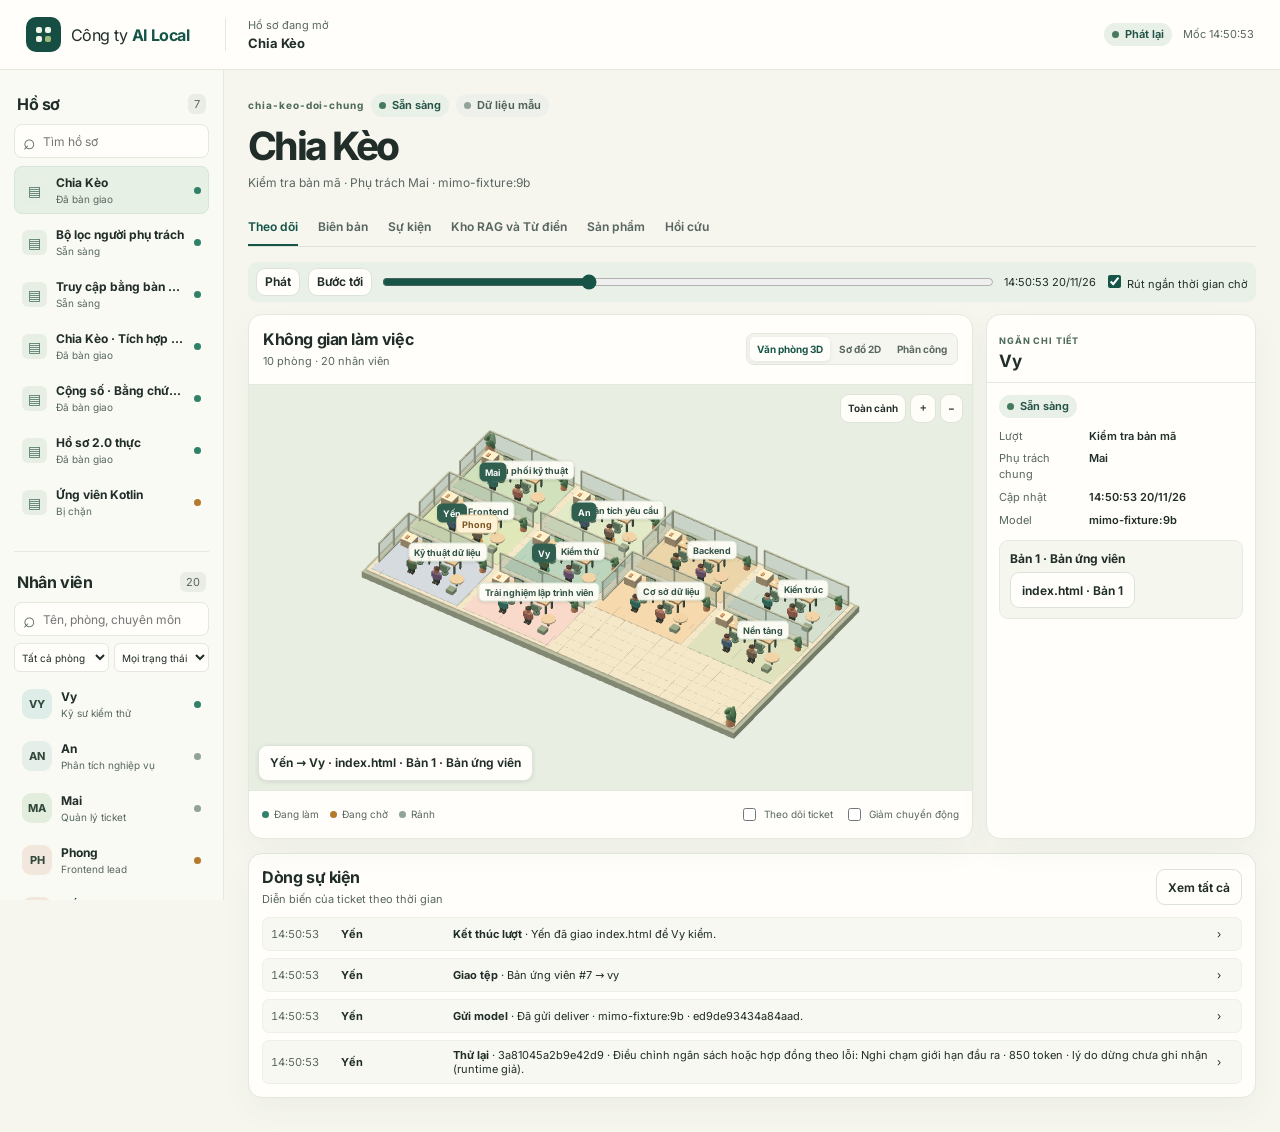
<file: static/preview/index.html>
<!doctype html>
<html lang="vi">
<head>
  <meta charset="utf-8">
  <meta name="viewport" content="width=device-width, initial-scale=1">
  <meta name="theme-color" content="#f8f8f1">
  <title>Văn phòng AI · Công ty AI Local</title>
  <link rel="stylesheet" href="../style.css">
  <script src="replay-data.js" defer></script>
  <script src="../app.js" defer></script>
</head>
<body>
<a class="skip" href="#main">Tới nội dung</a>
<header class="topbar">
  <a class="brand" href="./" aria-label="Công ty AI Local, trang chính"><span class="logo" aria-hidden="true"><i></i><i></i><i></i><i></i></span><span>Công ty <b>AI Local</b></span></a>
  <div class="top-ticket"><span class="muted">Hồ sơ đang mở</span><strong id="top-ticket">Đang tải…</strong></div>
  <div class="top-status"><span id="connection" class="chip"><i></i>Kết nối local</span><time id="last-updated"></time></div>
  <button class="button primary" id="new-ticket"><span aria-hidden="true">＋</span> Giao việc</button>
</header>
<div class="workspace">
  <aside class="sidebar" aria-label="Hồ sơ và nhân viên">
    <section>
      <div class="section-heading"><h2>Hồ sơ</h2><span id="case-count" class="counter"></span></div>
      <label class="search"><span aria-hidden="true">⌕</span><input id="case-filter" type="search" aria-label="Tìm hồ sơ" placeholder="Tìm hồ sơ"></label>
      <div id="cases" class="case-list"></div>
    </section>
    <section class="people-section">
      <div class="section-heading"><h2>Nhân viên</h2><span id="staff-count" class="counter"></span></div>
      <label class="search"><span aria-hidden="true">⌕</span><input id="staff-filter" type="search" aria-label="Tìm người, phòng, chuyên môn" placeholder="Tên, phòng, chuyên môn"></label>
      <div class="filters">
        <select id="department-filter" aria-label="Lọc theo phòng"><option value="">Tất cả phòng</option></select>
        <select id="state-filter" aria-label="Lọc theo trạng thái"><option value="">Mọi trạng thái</option><option value="involved">Tham gia ticket</option><option value="active">Đang giữ việc</option><option value="waiting">Đang chờ</option></select>
      </div>
      <div id="people" class="people-list"></div>
    </section>
  </aside>
  <main id="main">
    <section class="ticket-head" aria-label="Tóm tắt ticket">
      <div><div class="ticket-meta" id="ticket-meta"></div><h1 id="title">Văn phòng</h1><p id="subtitle">Đang mở dữ liệu…</p></div>
      <div id="actions" class="actions"></div>
    </section>
    <div id="ticket-alert" class="ticket-alert" hidden></div>
    <nav class="ticket-tabs" aria-label="Nội dung ticket">
      <button data-tab="work" aria-current="page">Theo dõi</button><button data-tab="records">Biên bản</button><button data-tab="events">Sự kiện</button><button data-tab="rag">Kho RAG và Từ điển</button><button data-tab="products">Sản phẩm</button><button data-tab="retro">Hồi cứu</button>
    </nav>
    <div id="replay" class="replay" hidden>
      <button class="button" id="play">Phát</button><button class="button" id="next-event">Bước tới</button>
      <input type="range" id="seek" value="0" min="0" max="0" aria-label="Mốc phát lại">
      <output id="replay-time"></output><label><input type="checkbox" id="replay-short" checked> Rút ngắn thời gian chờ</label>
    </div>
    <div class="content">
      <section id="work" class="work-card" aria-label="Văn phòng và phân công">
        <header class="work-head">
          <div><h2>Không gian làm việc</h2><p id="scene-summary"></p></div>
          <div class="segmented" role="group" aria-label="Chế độ hiển thị">
            <button data-view="3d" aria-pressed="true">Văn phòng 3D</button><button data-view="2d" aria-pressed="false">Sơ đồ 2D</button><button data-view="board" aria-pressed="false">Phân công</button>
          </div>
        </header>
        <div id="scene">
          <div id="scene-tools" class="scene-tools"><button class="button" id="reset-view">Toàn cảnh</button><button class="button" id="zoom-in" aria-label="Phóng to">＋</button><button class="button" id="zoom-out" aria-label="Thu nhỏ">−</button></div>
          <div id="office" class="office" aria-label="Phòng và nhân viên trong văn phòng"></div>
          <div id="floor" class="floor" hidden></div>
          <div id="scene-caption" class="scene-caption"></div>
        </div>
        <div id="assignments" class="panel" hidden></div>
        <footer id="scene-footer" class="scene-footer">
          <div class="legend"><span><i class="active"></i>Đang làm</span><span><i class="waiting"></i>Đang chờ</span><span><i></i>Rảnh</span></div>
          <div class="switches"><label><input type="checkbox" id="follow"> Theo dõi ticket</label><label><input type="checkbox" id="motion"> Giảm chuyển động</label></div>
        </footer>
      </section>
      <section id="tab-panel" class="work-card tab-panel" hidden></section>
      <aside id="inspector" class="inspector" aria-labelledby="detail-title">
        <header><div><span class="eyebrow">NGĂN CHI TIẾT</span><h2 id="detail-title" tabindex="-1">Đang theo dõi</h2></div><button class="icon-button" id="close-detail" aria-label="Đóng chi tiết" hidden>×</button></header>
        <div id="detail" class="detail"></div>
      </aside>
    </div>
    <section class="timeline" aria-labelledby="timeline-header">
      <div class="section-heading"><div><h2 id="timeline-header">Dòng sự kiện</h2><p>Diễn biến của ticket theo thời gian</p></div><button class="button" data-tab="events">Xem tất cả</button></div>
      <div id="timeline" class="timeline-body"></div>
    </section>
  </main>
</div>
<dialog id="dialog"><form id="dialog-form"><header><h2 id="dialog-title"></h2><button type="button" class="icon-button" id="close-dialog" aria-label="Đóng">×</button></header><div id="dialog-fields"></div><p id="dialog-error" class="error" role="alert"></p><footer><button type="button" class="button" id="cancel-dialog">Hủy</button><button id="dialog-submit" type="submit" class="button primary">Xác nhận</button></footer></form></dialog>
<div id="toast" role="status" aria-live="polite"></div>
</body>
</html>
</file>
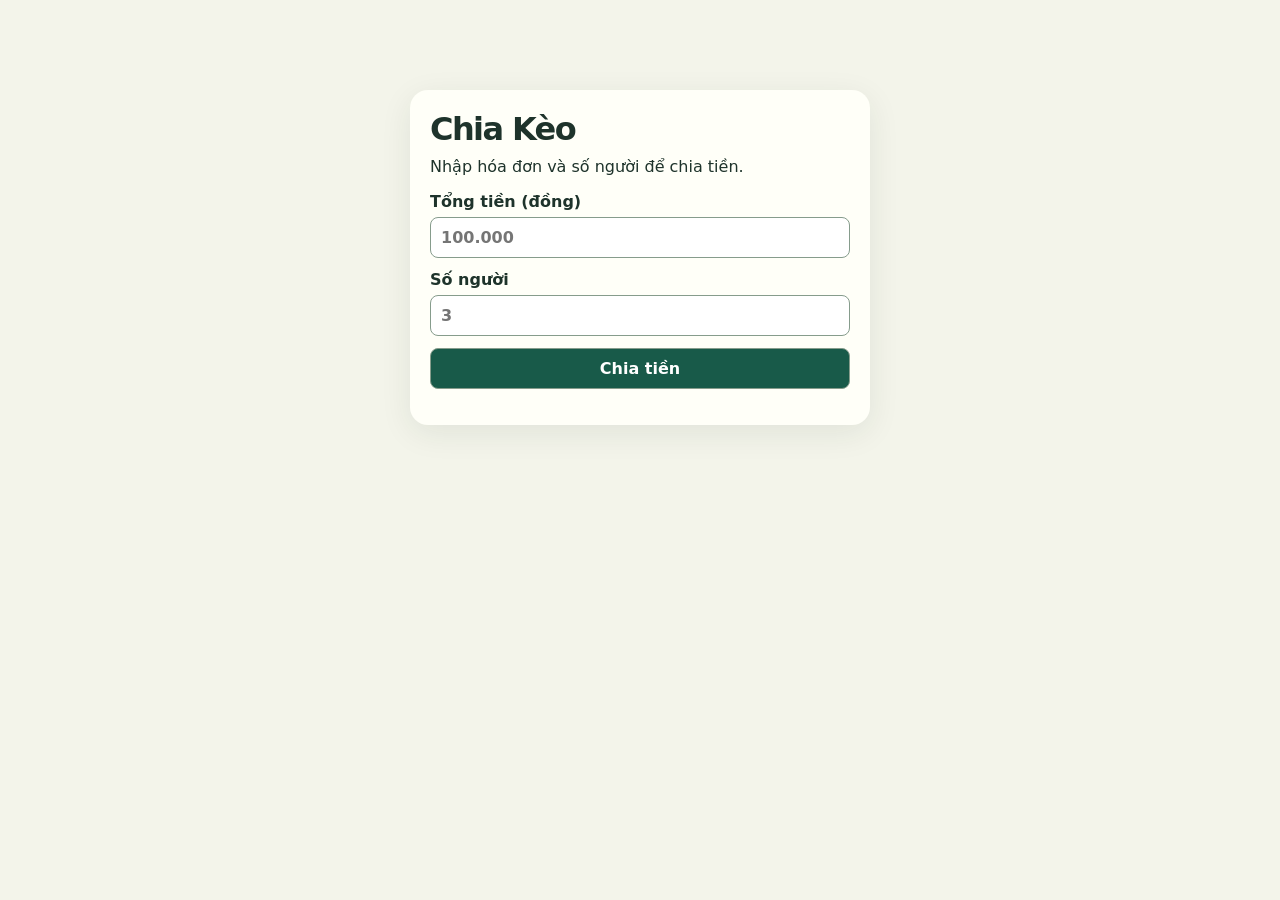
<file: tests/fixtures/chia-keo.html>
<!doctype html>
<html lang="vi">
<head>
<meta charset="utf-8">
<meta name="viewport" content="width=device-width, initial-scale=1">
<title>Chia Kèo</title>
<style>
body{margin:0;background:#f3f4ea;color:#1e332b;font:16px system-ui,sans-serif;padding:18px}
main{max-width:420px;margin:8vh auto;padding:20px;background:#fffff8;border-radius:18px;box-shadow:0 8px 32px #15332215}
h1{margin:0 0 9px;letter-spacing:-.05em}
form{display:grid;gap:12px;margin:16px 0}
label{display:grid;gap:6px;font-weight:650}
input,button{font:inherit;border:1px solid #869c8c;border-radius:8px;padding:10px;min-width:0}
button{background:#185a49;color:white;font-weight:700;cursor:pointer}
section{background:#eef4e8;border-radius:8px;padding:10px;overflow-wrap:anywhere}
p{margin:6px 0} [role=alert]{color:#a13434;font-weight:600}
</style>
</head>
<body>
<main>
<h1>Chia Kèo</h1>
<p>Nhập hóa đơn và số người để chia tiền.</p>
<form id="split" novalidate>
<label>Tổng tiền (đồng)<input data-testid="total" inputmode="numeric" autocomplete="off" placeholder="100.000"></label>
<label>Số người<input data-testid="people" inputmode="numeric" autocomplete="off" placeholder="3"></label>
<button data-testid="divide" type="submit">Chia tiền</button>
</form>
<p data-testid="error" role="alert" hidden></p>
<section data-testid="result" role="status" hidden>
<p><strong data-testid="first-count"></strong> <span id="first-label">người đầu</span> trả <strong data-testid="first-amount"></strong> đồng mỗi người.</p>
<p id="second"><strong data-testid="second-count"></strong> người sau trả <strong data-testid="second-amount"></strong> đồng mỗi người.</p>
</section>
</main>
<script>
'use strict';
const field=name=>document.querySelector('[data-testid="'+name+'"]');
const format=new Intl.NumberFormat('vi-VN');
function display(name,value){field(name).textContent=format.format(value);}
function showError(message){
  const error=field('error'); error.textContent=message; error.hidden=false; field('result').hidden=true;
}
function divide(event){
  event.preventDefault();
  const total=field('total').value.trim(), people=field('people').value.trim();
  if(!/^(\d+|\d{1,3}(\.\d{3})+)$/.test(total)){showError('Nhập tổng tiền bằng số đồng nguyên không âm.');return;}
  if(!/^\d+$/.test(people) || BigInt(people)===0n){showError('Nhập số người nguyên lớn hơn 0.');return;}
  const amount=BigInt(total.replaceAll('.','')), count=BigInt(people);
  const base=amount/count, remainder=amount%count;
  const firstCount=remainder===0n?count:remainder;
  const firstAmount=base+(remainder===0n?0n:1n);
  field('error').hidden=true; field('error').textContent='';
  field('result').hidden=false;
  document.querySelector('#first-label').textContent=remainder===0n?'người':'người đầu';
  display('first-count',firstCount); display('first-amount',firstAmount);
  document.querySelector('#second').hidden=remainder===0n;
  display('second-count',count-firstCount); display('second-amount',base);
}
document.querySelector('#split').addEventListener('submit',divide);
</script>
</body>
</html>
</file>
<file: static/style.css>
@font-face{font-family:Inter;src:url(vendor/inter-latin.woff2) format("woff2");font-style:normal;font-weight:400 800;font-display:swap}
@font-face{font-family:Inter;src:url(vendor/inter-vi.woff2) format("woff2");font-style:normal;font-weight:400 800;font-display:swap;unicode-range:U+0102-0103,U+0110-0111,U+0128-0129,U+0168-0169,U+01A0-01A1,U+01AF-01B0,U+0300-0301,U+0303-0304,U+0308-0309,U+0323,U+0329,U+1EA0-1EF9,U+20AB}
:root{color-scheme:light;--bg:#f6f6ef;--paper:#fffefa;--ink:#202d28;--muted:#586760;--line:#e4e8de;--accent:#155447;--accent-2:#256f5c;--soft:#e8f0e7;--amber:#865311;--warn:#f8eedb;--red:#9e3434;--error:#f8e7e4;--shadow:0 12px 30px #293a2b0b;--top:70px;font-family:Inter,system-ui,sans-serif;font-size:14px}
*{box-sizing:border-box}
[hidden]{display:none!important}
body{margin:0;background:var(--bg);color:var(--ink);min-width:300px}
h1,h2,h3,p{margin:0}
h1{font-size:clamp(25px,3.3vw,39px);font-weight:750;letter-spacing:-.065em;line-height:1.12;overflow-wrap:anywhere}
h2{font-size:16px;letter-spacing:-.026em}
h3{font-size:14px;line-height:1.35}
p{line-height:1.55}
button,input,select,textarea{font:inherit;color:inherit}
button,a,input,select,textarea{outline-offset:3px}
:focus-visible{outline:2px solid var(--accent-2)}
button{border:0;background:none;cursor:pointer}
button:disabled{opacity:.53;cursor:wait}
a{color:var(--accent);text-underline-offset:3px}
time,.muted{color:var(--muted)}
.skip{position:absolute;top:-100px;left:12px;background:#fff;padding:12px;z-index:15}
.skip:focus{top:12px}
.topbar{min-height:var(--top);display:flex;align-items:center;gap:24px;background:var(--paper);border-bottom:1px solid var(--line);padding:12px 26px;position:sticky;top:0;z-index:10}
.brand{display:inline-flex;align-items:center;gap:10px;flex-shrink:0;color:var(--ink);text-decoration:none;font-size:16px;letter-spacing:-.035em}
.brand b{color:var(--accent)}
.logo{width:35px;height:35px;border-radius:10px;background:#174e43;display:grid;grid-template-columns:repeat(2,6px);grid-auto-rows:6px;gap:3px;place-content:center}
.logo i{background:#eff6e9;border-radius:2px}
.logo i:last-child{background:#9ebc79}
.top-ticket{margin-left:12px;border-left:1px solid var(--line);padding-left:22px;min-width:0;display:grid;gap:3px}
.top-ticket span,.top-status time{font-size:11px}
.top-ticket strong{font-size:13px;overflow:hidden;text-overflow:ellipsis;white-space:nowrap}
.top-status{margin-left:auto;display:flex;align-items:center;gap:11px;flex-shrink:0}
.button,.icon-button{display:inline-flex;align-items:center;justify-content:center;gap:6px;border:1px solid #dce3d9;border-radius:9px;min-height:36px;padding:7px 11px;background:#fffefa;color:var(--ink);font-size:12px;font-weight:650;text-decoration:none;white-space:nowrap;transition:background .15s,border-color .15s}
.button:hover,.icon-button:hover{background:var(--soft);border-color:#b7cbbd}
.button.primary{background:var(--accent);color:#fff;border-color:var(--accent);padding-inline:14px}
.button.primary:hover{background:var(--accent-2)}
.icon-button{min-width:34px;padding:0;font-size:20px}
.chip{display:inline-flex;align-items:center;gap:6px;border-radius:99px;padding:5px 8px;background:var(--soft);color:#255347;font-size:11px;font-weight:650;width:max-content;max-width:100%;line-height:1.15}
.chip i,.legend i,.state-dot{height:7px;width:7px;display:inline-block;background:#467a5d;border-radius:50%;flex:none}
.chip.waiting{background:var(--warn);color:var(--amber)}.chip.waiting i,.legend .waiting,.state-dot.waiting{background:#b4792c}
.chip.error{background:var(--error);color:var(--red)}.chip.error i,.state-dot.error{background:#ad4847}
.chip.neutral{background:#edf0eb;color:#506259}.chip.neutral i,.legend i,.state-dot{background:#91a297}
.legend .active,.state-dot.active{background:#318069}
.workspace{display:grid;grid-template-columns:224px minmax(0,1fr);min-height:calc(100vh - var(--top));max-width:1920px;margin:auto}
.sidebar{background:#f9faf4;border-right:1px solid var(--line);padding:24px 14px;min-width:0;position:sticky;top:var(--top);height:calc(100dvh - var(--top));overflow:auto}
.sidebar section+section{margin-top:25px;padding-top:20px;border-top:1px solid var(--line)}
.section-heading{display:flex;align-items:center;justify-content:space-between;gap:10px}
.sidebar .section-heading{margin:0 3px 10px}
.counter{font-size:11px;color:var(--muted);background:#eaede5;border-radius:6px;padding:3px 6px}
.search{display:flex;align-items:center;gap:7px;border:1px solid var(--line);border-radius:8px;background:var(--paper);padding:0 8px;min-height:34px;color:var(--muted)}
.search>span{font-size:21px;line-height:1}
.search input{min-width:0;width:100%;background:none;border:0;font-size:12px;padding:6px 0}
.case-list,.people-list{display:grid;gap:4px;margin-top:8px}
.case-row,.person-row{display:flex;align-items:center;text-align:left;gap:9px;width:100%;min-width:0;padding:8px 7px;border:1px solid transparent;border-radius:8px;transition:background .15s}
.case-row:hover,.person-row:hover{background:#eef1e8}
.case-row[aria-current=true],.person-row[aria-current=true]{background:#e7f0e4;border-color:#d5e5d6}
.case-row strong,.person-row strong{display:block;font-size:12px;overflow:hidden;text-overflow:ellipsis;white-space:nowrap}
.row-text{min-width:0;flex:1}
.row-text small{display:block;color:var(--muted);font-size:10px;margin-top:3px;overflow:hidden;text-overflow:ellipsis;white-space:nowrap}
.avatar{display:grid;place-items:center;flex:none;width:30px;height:30px;border-radius:9px;background:var(--avatar,#e4ebe1);font-size:11px;color:#30493b;font-weight:750}
.case-icon{flex:none;color:#487162;background:#e7efe5;border-radius:6px;padding:4px 6px}
.filters{display:flex;gap:5px;margin-top:7px}
.filters select{width:50%;font-size:10px;min-height:29px;padding:3px;border:1px solid var(--line);border-radius:6px;background:var(--paper)}
main{min-width:0;padding:24px 24px 34px}
.ticket-head{display:flex;align-items:flex-end;justify-content:space-between;gap:13px;margin:0 0 17px}
.ticket-meta{display:flex;flex-wrap:wrap;gap:7px;align-items:center;margin-bottom:7px;min-height:22px}
.ticket-code,.eyebrow{color:#506c5b;font-size:10px;font-weight:750;letter-spacing:.095em}
.ticket-head p{font-size:12px;color:var(--muted);margin-top:7px;overflow-wrap:anywhere}
.actions{display:flex;gap:5px;align-items:center;justify-content:flex-end;flex-wrap:wrap;max-width:52%}
.ticket-alert{background:var(--warn);border:1px solid #eadbc1;border-radius:10px;padding:11px 13px;margin-bottom:13px;line-height:1.5;color:#694617;font-size:12px}
.ticket-alert.error{background:var(--error);border-color:#efd2ca;color:#812f2e}
.ticket-tabs{display:flex;gap:20px;overflow-x:auto;scrollbar-width:thin;border-bottom:1px solid #dfe4d9;margin-bottom:15px}
.ticket-tabs button{border-bottom:2px solid transparent;color:var(--muted);font-size:12px;font-weight:630;padding:9px 0 10px;white-space:nowrap}
.ticket-tabs button[aria-current=page]{color:var(--accent);border-color:var(--accent)}
.content{display:grid;grid-template-columns:minmax(0,1fr) minmax(230px,270px);gap:13px;align-items:start}
.work-card,.inspector,.timeline{border:1px solid var(--line);background:var(--paper);border-radius:14px;box-shadow:var(--shadow);min-width:0}
.work-head{display:flex;justify-content:space-between;gap:10px;align-items:center;padding:14px}
.work-head p,.timeline p{font-size:11px;color:var(--muted);margin-top:4px}
.segmented{display:flex;gap:2px;padding:3px;border:1px solid var(--line);border-radius:8px;background:#f5f6ef;flex-shrink:0}
.segmented button{font-size:10px;font-weight:680;white-space:nowrap;padding:6px 7px;border-radius:5px;color:var(--muted)}
.segmented button[aria-pressed=true]{background:#fffefa;color:var(--accent);box-shadow:0 1px 4px #3349331a}
#scene{position:relative;isolation:isolate;min-height:390px;background:#e9eee3;border-block:1px solid var(--line)}
.office{height:clamp(390px,45vh,630px);position:relative;overflow:hidden}
.office canvas{position:absolute;inset:0;width:100%;height:100%;touch-action:pan-y;cursor:grab;display:block}
.office canvas:active{cursor:grabbing}
.scene-tools{position:absolute;z-index:3;right:9px;top:9px;display:flex;gap:4px}
.scene-tools .button{font-size:10px;min-height:29px;padding:3px 7px;background:#fffefaed}
.scene-caption{position:absolute;z-index:3;left:9px;bottom:9px;max-width:calc(100% - 18px)}
.scene-caption button,.scene-caption .chip{background:#fffefa;box-shadow:0 1px 4px #33493322}
.scene-footer{min-height:47px;display:flex;justify-content:space-between;align-items:center;gap:9px;padding:9px 13px;flex-wrap:wrap}
.legend,.switches{display:flex;gap:11px;flex-wrap:wrap;color:var(--muted);font-size:10px}
.legend span,.switches label{display:flex;align-items:center;gap:5px}
input[type=checkbox],input[type=range]{accent-color:var(--accent)}
.map-label{position:absolute;z-index:1;transform:translate(-50%,-50%);font-weight:680;font-size:9px;background:#fffef8ef;white-space:nowrap;border-radius:5px;padding:3px 5px;border:1px solid #d9e3d7;color:#2f5146;box-shadow:0 1px 3px #37423722}
.map-label.person{z-index:2;color:#fff;background:#315f4f;border-color:#315f4f}
.map-label.person.waiting{background:#fff2d6;color:#76511f;border-color:#e5cca2}
.map-label.person.error{background:#9e3434;border-color:#9e3434;color:white}
.map-label.selected{outline:2px solid #2d745e;outline-offset:2px}
.floor{display:grid;grid-template-columns:repeat(3,minmax(0,1fr));gap:8px;padding:13px 13px 50px}
.room{background:#fdfdf5;border:1px solid #d5e0d2;border-radius:9px;padding:8px;min-width:0}
.room-title{font-weight:700;color:var(--accent);text-align:left;font-size:11px;padding:2px 0 5px}
.room button.person-row{padding:4px;border-radius:5px}
.room .avatar{width:24px;height:24px}
.inspector{align-self:stretch;overflow:hidden;transition:transform .2s}
.inspector>header{padding:15px 12px 11px;display:flex;justify-content:space-between;gap:5px;border-bottom:1px solid var(--line)}
.inspector h2{font-size:17px;margin-top:4px;overflow-wrap:anywhere}
.inspector .eyebrow{font-size:9px}
.detail{padding:12px;display:grid;gap:11px;overflow-wrap:anywhere}
.detail p,.panel p{font-size:12px;color:var(--muted)}
.detail-summary{display:flex;gap:8px;align-items:center}
.detail-summary .avatar{height:39px;width:39px}
.detail-block{background:#f5f7ef;border:1px solid #e7ebdf;border-radius:9px;padding:10px;display:grid;gap:5px}
.detail-block h3{font-size:12px}
.detail-block .button{justify-self:start}
dl{display:grid;grid-template-columns:minmax(75px,34%) 1fr;gap:7px;margin:0;font-size:11px;line-height:1.45}
dt{color:var(--muted)}dd{margin:0;font-weight:600;overflow-wrap:anywhere}
.timeline{margin-top:14px;padding:13px}
.timeline-body,.stack{display:grid;gap:7px;margin-top:9px}
.event-row{display:grid;grid-template-columns:62px 104px minmax(0,1fr) 16px;align-items:center;gap:8px;padding:7px 8px;min-height:34px;width:100%;background:#f7f8f1;border:1px solid #edf0e7;border-radius:7px;color:var(--ink);text-align:left;font-size:11px;overflow-wrap:anywhere}
.event-row:hover{background:var(--soft)}
.event-row time{font-variant-numeric:tabular-nums}
.tab-panel,.panel{padding:14px;min-height:300px}
.panel header,.tab-panel header{display:flex;align-items:center;justify-content:space-between;gap:8px;flex-wrap:wrap}
.work-row{border:1px solid var(--line);border-radius:8px;background:#fcfcf6;padding:9px;min-width:0;display:grid;gap:5px;text-align:left;width:100%;overflow-wrap:anywhere}
.work-row:hover,.work-row.related{background:#edf4e8;border-color:#c5d8c7}
.work-row>span:first-child{display:flex;align-items:center;justify-content:space-between;gap:7px}
.work-row small{color:var(--muted);line-height:1.4}
details>summary{cursor:pointer;font-size:12px;font-weight:650;color:var(--accent);padding:7px 0}
.card{border:1px solid var(--line);border-radius:9px;padding:10px;display:grid;gap:6px;background:#fcfcf7;min-width:0;overflow-wrap:anywhere}
.card p{white-space:pre-wrap}
.card .button{justify-self:start}
.inline-controls{display:flex;gap:5px;flex-wrap:wrap}
.inline-controls select,.inline-controls input{min-width:0;max-width:100%;font-size:11px;border:1px solid #dce3d9;border-radius:7px;padding:6px;background:var(--paper)}
.replay{display:flex;align-items:center;gap:8px;margin-bottom:12px;padding:6px 8px;background:var(--soft);border-radius:9px;font-size:11px;flex-wrap:wrap}
.replay input[type=range]{flex:1;min-width:70px}
.replay .button{min-height:28px;padding:3px 8px}
#toast{position:fixed;right:14px;bottom:14px;max-width:calc(100vw - 28px);z-index:40;background:#234c3e;color:#fff;border-radius:9px;padding:10px 13px;font-size:12px;box-shadow:var(--shadow)}
#toast:empty{display:none}
dialog{width:min(490px,calc(100vw - 24px));max-height:calc(100dvh - 30px);color:var(--ink);border:1px solid var(--line);border-radius:13px;padding:16px;background:var(--paper);box-shadow:0 16px 55px #263e3a33}
dialog::backdrop{background:#1d352b70}
dialog header,dialog footer{display:flex;align-items:center;justify-content:space-between;gap:8px}
dialog footer{justify-content:flex-end;margin-top:10px}
#dialog-fields{display:grid;gap:9px;margin-top:12px}
#dialog-fields label{display:grid;gap:4px;font-weight:650;font-size:12px}
#dialog-fields input:not([type=checkbox]),#dialog-fields textarea,#dialog-fields select{border:1px solid #dce3d9;border-radius:7px;padding:7px;background:#fff;min-width:0;width:100%}
#dialog-fields p,#dialog-error{font-size:12px}
#dialog-error{color:var(--red);margin-top:6px}
pre{border:1px solid var(--line);border-radius:7px;padding:8px;background:#f4f6ee;max-height:45vh;overflow:auto;white-space:pre-wrap;overflow-wrap:anywhere;font-size:11px;margin:0}
@media(max-width:1200px){.workspace{grid-template-columns:185px minmax(0,1fr)}main{padding:17px}.content{grid-template-columns:minmax(0,1fr) 221px}.work-head{align-items:flex-start;flex-wrap:wrap}.topbar{gap:13px}.top-ticket{margin-left:4px}}
@media(max-width:930px){.workspace{grid-template-columns:152px minmax(0,1fr)}.content{grid-template-columns:minmax(0,1fr)}.inspector:not(.opened){display:none}.inspector.opened{grid-column:1}.sidebar{padding:15px 9px}.top-status time{display:none}}
@media(max-width:620px){:root{--top:57px}.topbar{padding:8px;gap:6px}.brand{font-size:12px;gap:5px}.logo{width:27px;height:27px}.top-ticket{display:none}.top-status{gap:0}.top-status .chip{font-size:9px;padding:4px 6px}.topbar>.button{font-size:10px;min-height:33px;padding:5px 7px}.workspace{display:flex;flex-direction:column}.sidebar{order:2;position:static;height:auto;max-height:380px;border-right:0;border-top:1px solid var(--line);padding:12px;display:grid;grid-template-columns:1fr 1fr;gap:8px}.sidebar section+section{border:0;margin:0;padding:0}.sidebar .person-row{padding:4px}.filters{flex-direction:column}.filters select{width:100%}main{padding:11px;order:1}.ticket-head{align-items:flex-start;flex-direction:column;gap:9px;margin-bottom:9px}.actions{max-width:none;justify-content:flex-start}.actions .button{min-height:32px;padding:5px 6px}.ticket-tabs{gap:14px;margin-bottom:9px}.ticket-tabs button{font-size:11px}.work-head{padding:9px}.work-head>div:first-child{width:100%}#scene{min-height:273px}.office{height:285px}.floor{grid-template-columns:repeat(2,minmax(0,1fr));padding:7px 7px 42px}.scene-tools{top:6px;right:6px}.scene-footer{padding:7px}.inspector.opened{position:fixed;bottom:0;left:0;right:0;z-index:12;border-radius:14px 14px 0 0;max-height:70dvh;overflow:auto;box-shadow:0 -13px 35px #263e3a33;animation:sheet-in .2s ease-out}.inspector>header{position:sticky;top:0;background:var(--paper);z-index:1}.event-row{grid-template-columns:45px 61px minmax(0,1fr) 10px;gap:5px;padding:6px 4px}.timeline{margin-top:10px}.timeline p{display:none}.scene-caption{left:7px;bottom:7px}}
@keyframes sheet-in{from{transform:translateY(25px);opacity:.6}to{transform:translateY(0);opacity:1}}
@media(prefers-reduced-motion:reduce){*{animation-duration:.001ms!important;transition-duration:.001ms!important}}
body.reduce-motion *{transition-duration:.001ms!important;animation-duration:.001ms!important}
</file>
